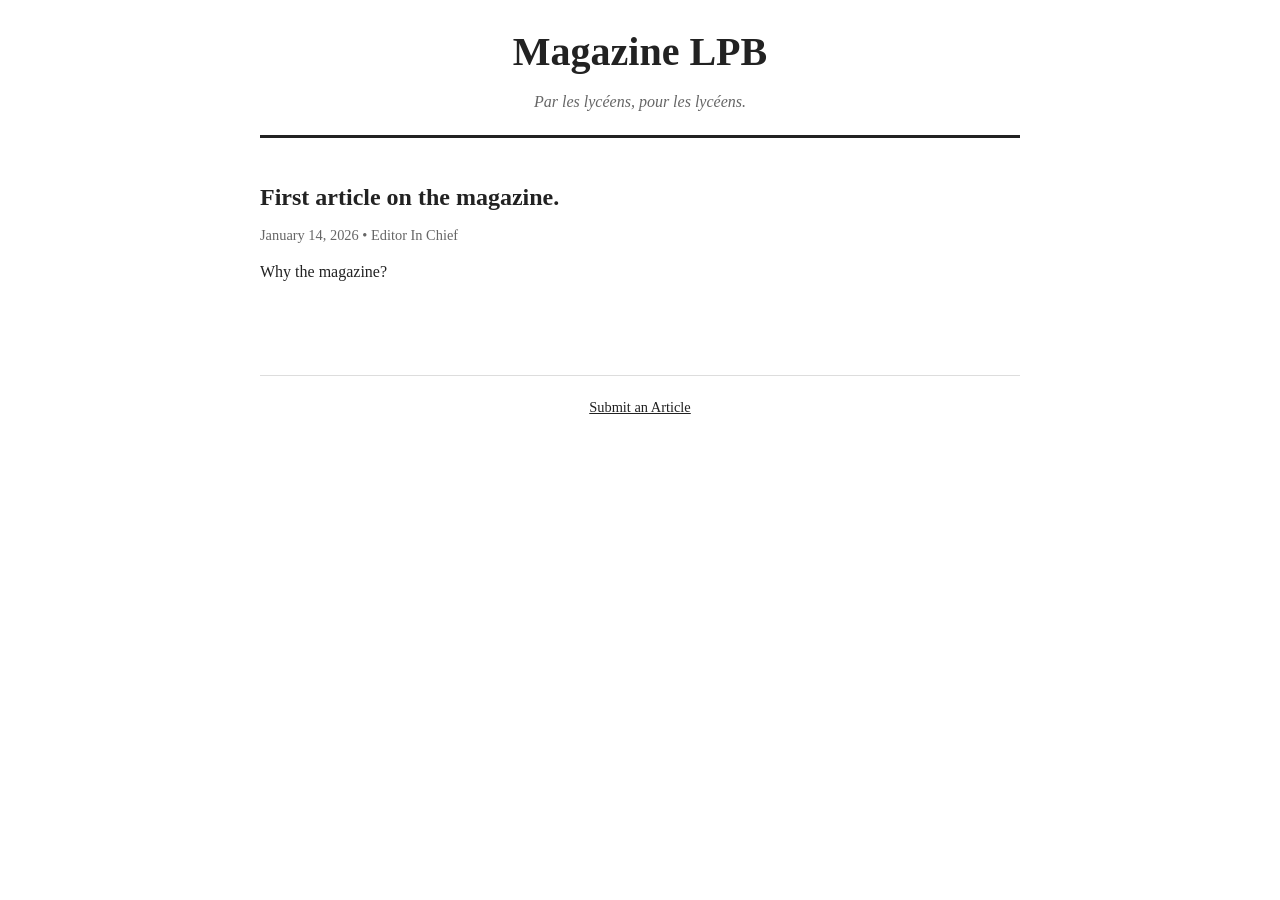
<file: index.html>
<!DOCTYPE html>
<html lang="en">
<head>
    <meta charset="UTF-8">
    <meta name="viewport" content="width=device-width, initial-scale=1.0">
    <title>Magazine LPB</title>
    <link rel="stylesheet" href="style.css">
</head>
<body>
    <header>
        <h1>Magazine LPB</h1>
        <p>Par les lycéens, pour les lycéens.</p>
    </header>

    <main>
        <!-- 
        ═══════════════════════════════════════════════════════════════
        HOW TO ADD A NEW ARTICLE:
        1. Copy article-template.html
        2. Paste your content into it
        3. Save as articles/your-article-name.html
        4. Add ONE line below (copy/paste an existing line and edit)
        5. Commit to GitHub
        ═══════════════════════════════════════════════════════════════
        -->

        <article class="article-preview">
            <h2><a href="articles/first_article.html">First article on the magazine.</a></h2>
            <p class="meta">January 14, 2026 • Editor In Chief</p>
            <p>Why the magazine?</p>
        </article>

    </main>

    <footer>
        <p><a href="submit.html">Submit an Article</a> </p>
    </footer>
</body>
</html>
</file>
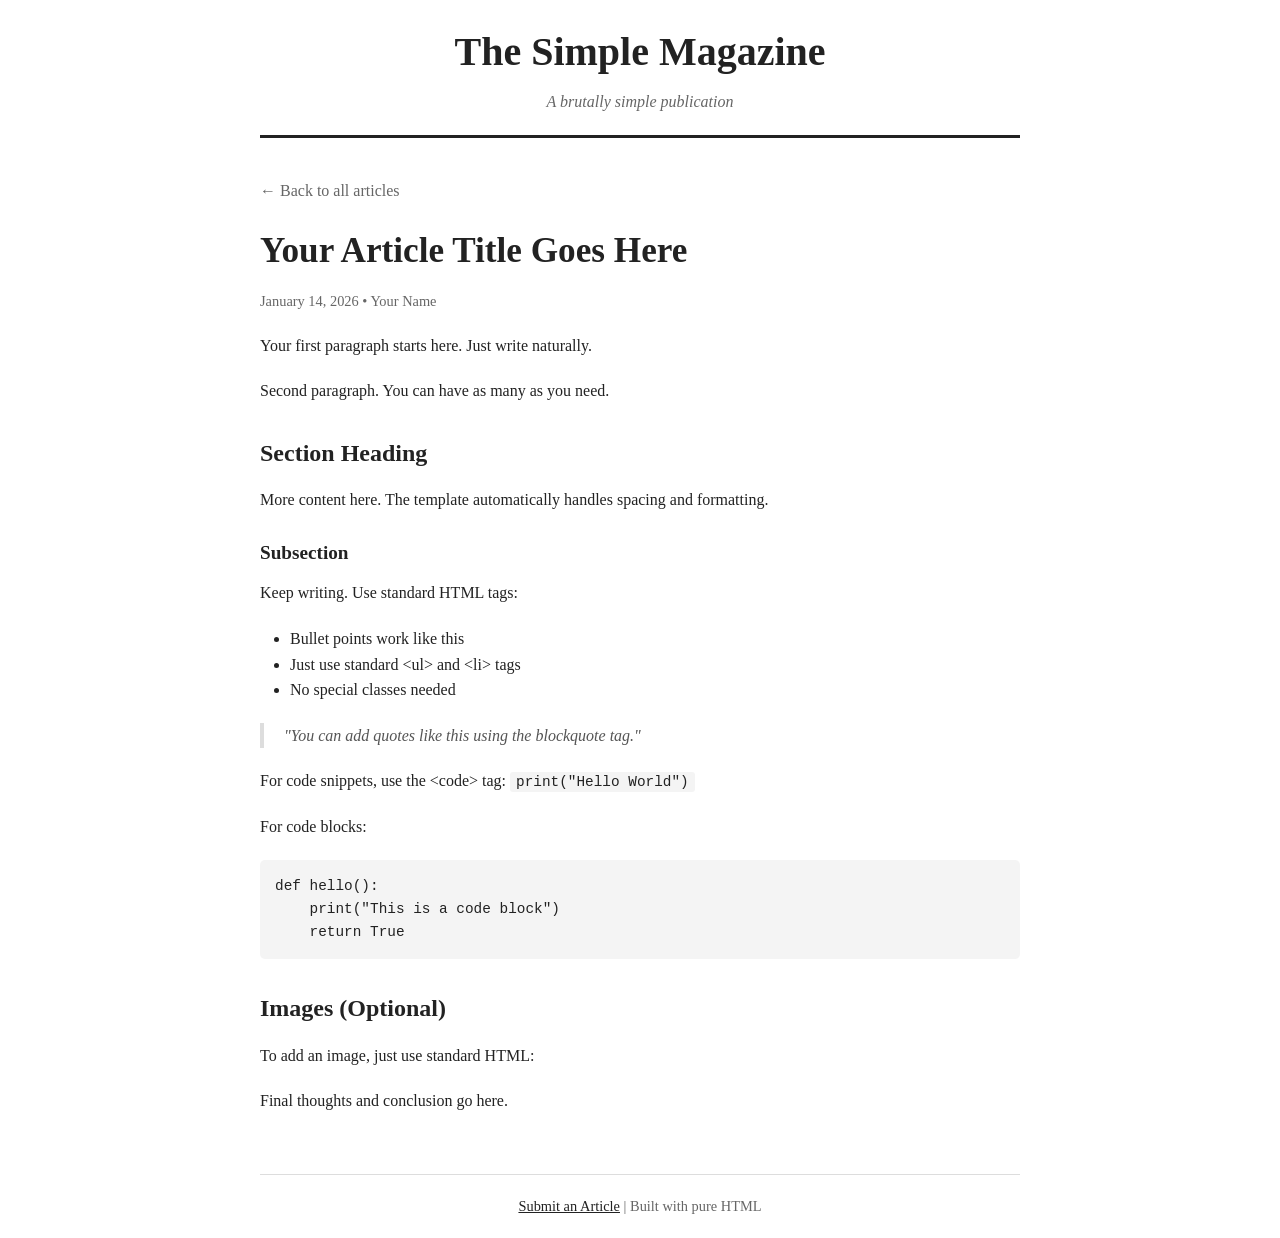
<file: article-template.html>
<!DOCTYPE html>
<html lang="en">
<head>
    <meta charset="UTF-8">
    <meta name="viewport" content="width=device-width, initial-scale=1.0">
    <title>ARTICLE TITLE HERE - The Simple Magazine</title>
    <link rel="stylesheet" href="../style.css">
</head>
<body>
    <header>
        <h1>The Simple Magazine</h1>
        <p>A brutally simple publication</p>
    </header>

    <a href="../index.html" class="back-link">← Back to all articles</a>

    <main>
        <article class="full-article">
            <!-- 
            ═══════════════════════════════════════════════════════════════
            INSTRUCTIONS:
            1. Change the <title> tag above to your article title
            2. Replace EVERYTHING between these comment blocks with your content
            3. Save this file as articles/your-article-name.html
            4. Add a link to index.html
            5. Commit to GitHub
            ═══════════════════════════════════════════════════════════════
            -->

            <h1>Your Article Title Goes Here</h1>
            <p class="meta">January 14, 2026 • Your Name</p>

            <p>Your first paragraph starts here. Just write naturally.</p>

            <p>Second paragraph. You can have as many as you need.</p>

            <h2>Section Heading</h2>
            
            <p>More content here. The template automatically handles spacing and formatting.</p>

            <h3>Subsection</h3>

            <p>Keep writing. Use standard HTML tags:</p>

            <ul>
                <li>Bullet points work like this</li>
                <li>Just use standard &lt;ul&gt; and &lt;li&gt; tags</li>
                <li>No special classes needed</li>
            </ul>

            <blockquote>
                "You can add quotes like this using the blockquote tag."
            </blockquote>

            <p>For code snippets, use the &lt;code&gt; tag: <code>print("Hello World")</code></p>

            <p>For code blocks:</p>
            <pre><code>def hello():
    print("This is a code block")
    return True</code></pre>

            <h2>Images (Optional)</h2>
            
            <p>To add an image, just use standard HTML:</p>
            <!-- <img src="../images/your-image.jpg" alt="Description" style="max-width: 100%; height: auto;"> -->

            <p>Final thoughts and conclusion go here.</p>

            <!-- END OF ARTICLE CONTENT -->

        </article>
    </main>

    <footer>
        <p><a href="../submit.html">Submit an Article</a> | Built with pure HTML</p>
    </footer>
</body>
</html>
</file>
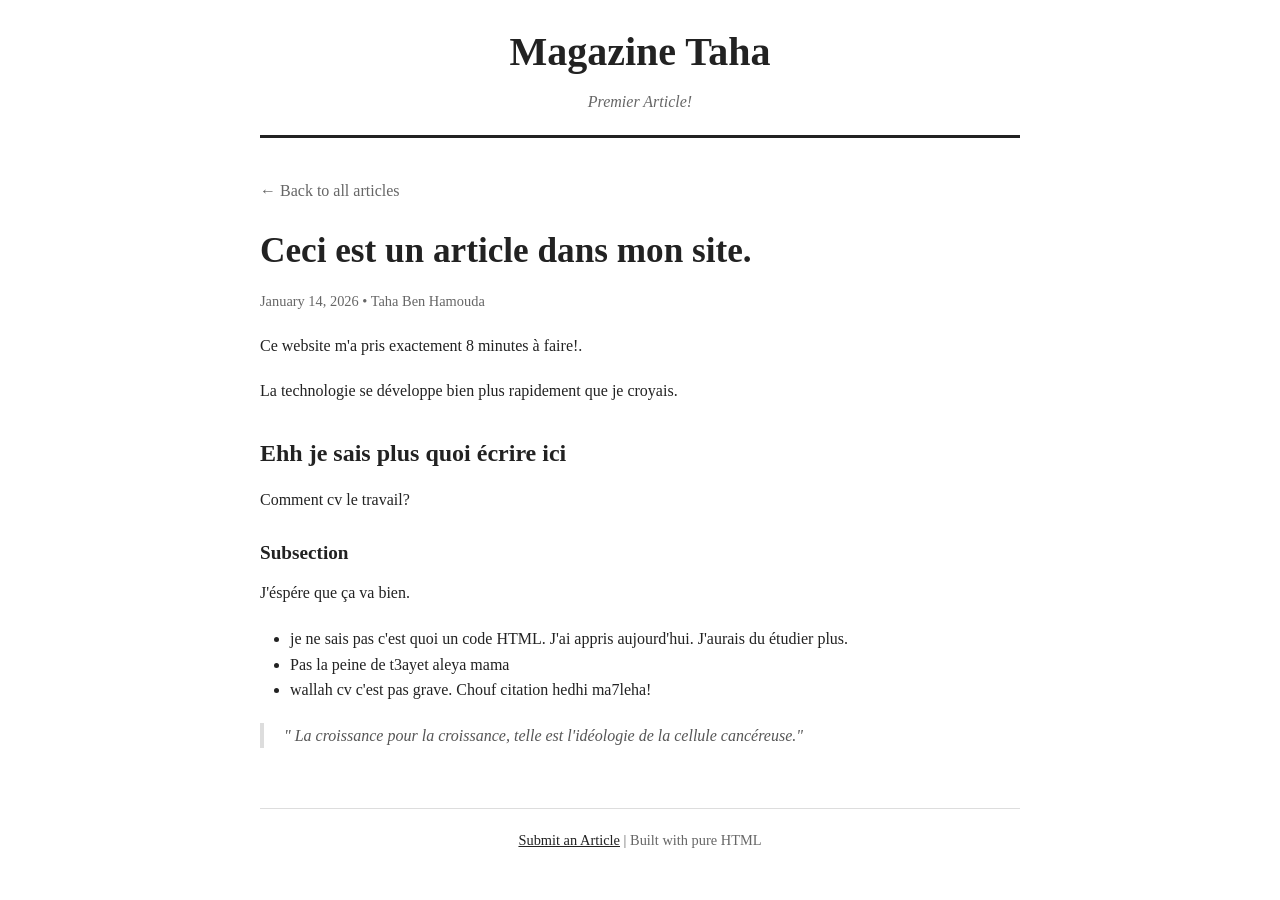
<file: Article1.html>
<!DOCTYPE html>
<html lang="en">
<head>
    <meta charset="UTF-8">
    <meta name="viewport" content="width=device-width, initial-scale=1.0">
    <title>Bonsoir Mohamed. Bonsoir Olfa!</title>
    <link rel="stylesheet" href="../style.css">
</head>
<body>
    <header>
        <h1>Magazine Taha</h1>
        <p>Premier Article!</p>
    </header>

    <a href="../index.html" class="back-link">← Back to all articles</a>

    <main>
        <article class="full-article">
            <!-- 
            ═══════════════════════════════════════════════════════════════
            INSTRUCTIONS:
            1. Change the <title> tag above to your article title
            2. Replace EVERYTHING between these comment blocks with your content
            3. Save this file as articles/your-article-name.html
            4. Add a link to index.html
            5. Commit to GitHub
            ═══════════════════════════════════════════════════════════════
            -->

            <h1>Ceci est un article dans mon site.</h1>
            <p class="meta">January 14, 2026 • Taha Ben Hamouda</p>

            <p>Ce website m'a pris exactement 8 minutes à faire!.</p>

            <p>La technologie se développe bien plus rapidement que je croyais.</p>

            <h2>Ehh je sais plus quoi écrire ici</h2>
            
            <p>Comment cv le travail?</p>

            <h3>Subsection</h3>

            <p>J'éspére que ça va bien.</p>

            <ul>
                <li>je ne sais pas c'est quoi un code HTML. J'ai appris aujourd'hui. J'aurais du étudier plus.</li>
                <li> Pas la peine de t3ayet aleya mama</li>
                <li>wallah cv c'est pas grave. Chouf citation hedhi ma7leha!</li>
            </ul>

            <blockquote>
                " La croissance pour la croissance, telle est l'idéologie de la cellule cancéreuse."
            </blockquote>


    <footer>
        <p><a href="../submit.html">Submit an Article</a> | Built with pure HTML</p>
    </footer>
</body>
</html>
</file>
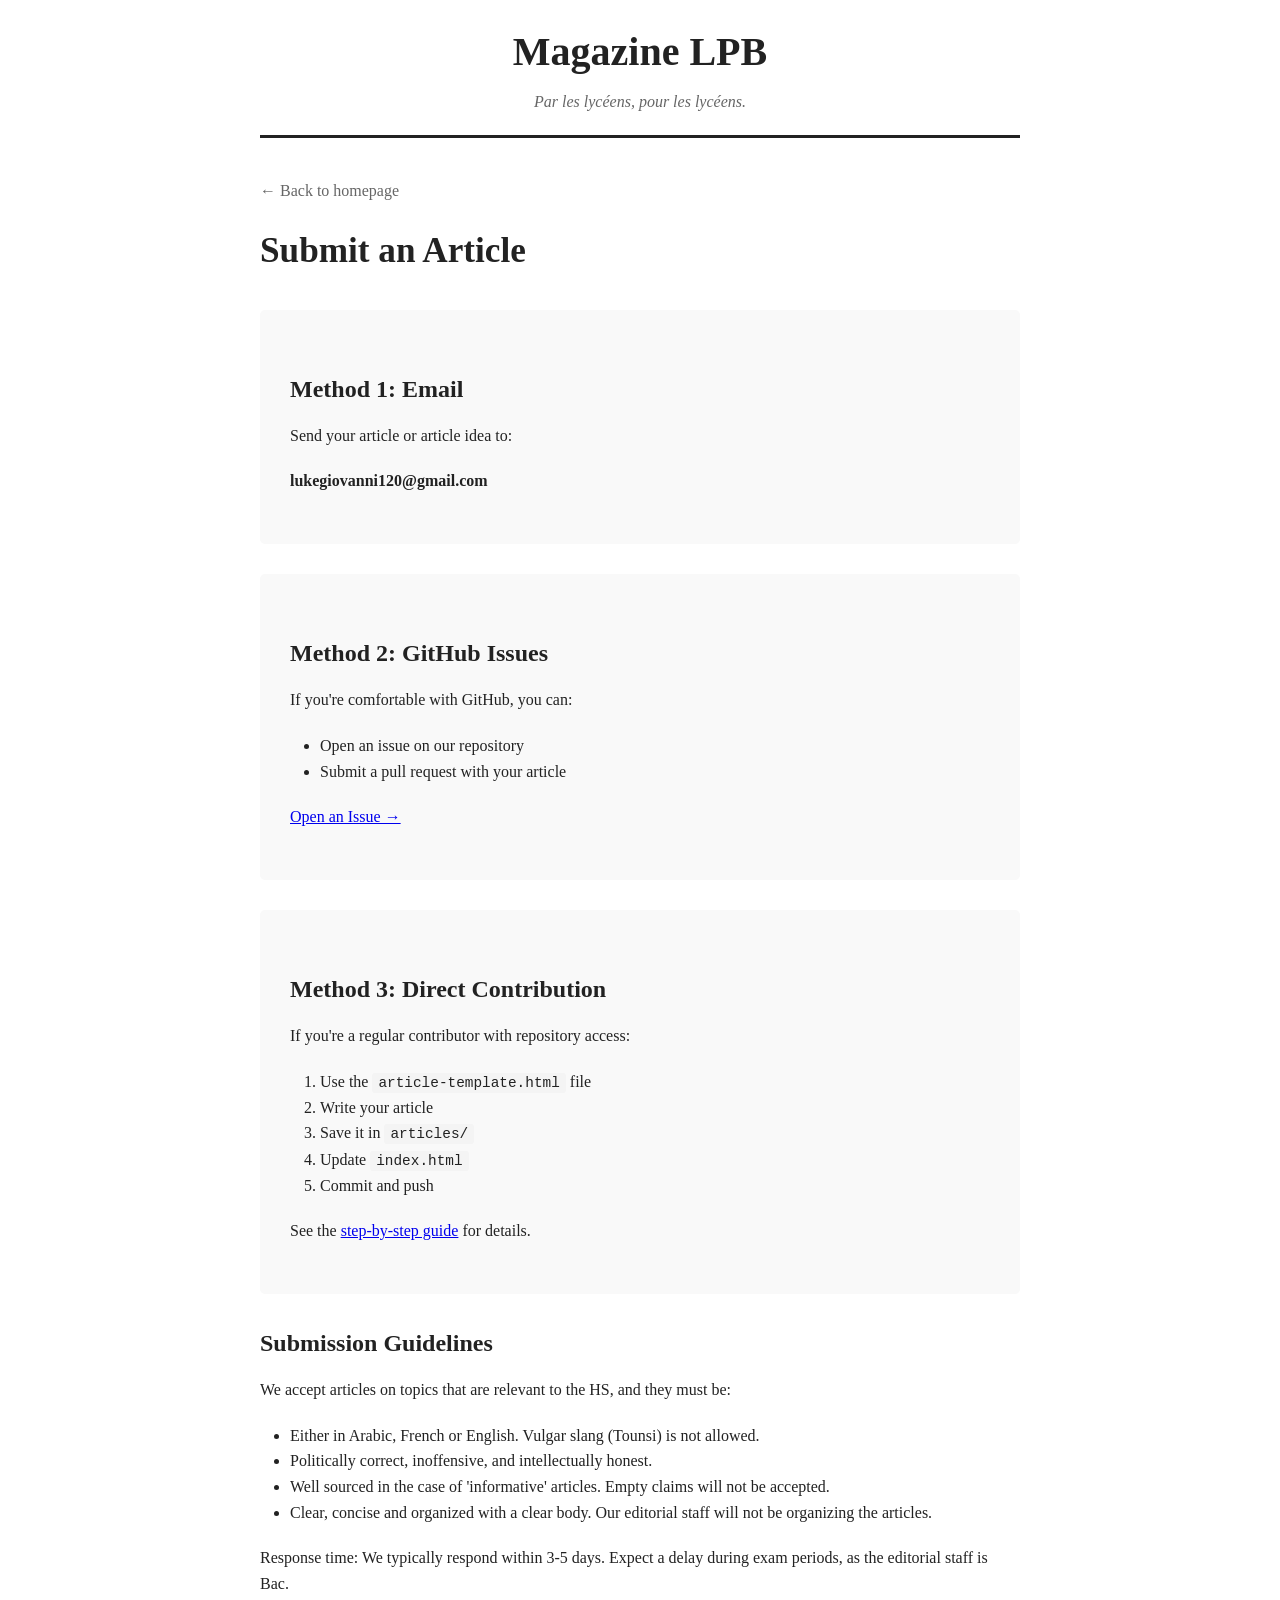
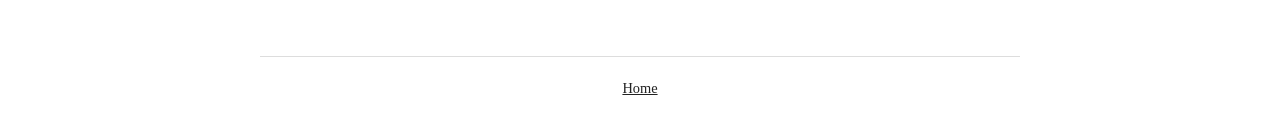
<file: submit.html>
<!DOCTYPE html>
<html lang="en">
<head>
    <meta charset="UTF-8">
    <meta name="viewport" content="width=device-width, initial-scale=1.0">
    <title>Submit an Article - Magazine LPB</title>
    <link rel="stylesheet" href="style.css">
</head>
<body>
    <header>
        <h1>Magazine LPB</h1>
        <p>Par les lycéens, pour les lycéens.</p>
    </header>

    <a href="index.html" class="back-link">← Back to homepage</a>

    <main>
        <article class="full-article">
            <h1>Submit an Article</h1>

            <div class="submit-info">
                <h2>Method 1: Email</h2>
                <p>Send your article or article idea to:</p>
                <p><strong>lukegiovanni120@gmail.com</strong></p>
            </div>

            <div class="submit-info">
                <h2>Method 2: GitHub Issues</h2>
                <p>If you're comfortable with GitHub, you can:</p>
                <ul>
                    <li>Open an issue on our repository</li>
                    <li>Submit a pull request with your article</li>
                </ul>
                <p><a href="https://github.com/MagazineLPB/MagazineLPB/issues" target="_blank">Open an Issue →</a></p>
            </div>

            <div class="submit-info">
                <h2>Method 3: Direct Contribution</h2>
                <p>If you're a regular contributor with repository access:</p>
                <ol>
                    <li>Use the <code>article-template.html</code> file</li>
                    <li>Write your article</li>
                    <li>Save it in <code>articles/</code></li>
                    <li>Update <code>index.html</code></li>
                    <li>Commit and push</li>
                </ol>
                <p>See the <a href="articles/example-article.html">step-by-step guide</a> for details.</p>
            </div>

            <h2>Submission Guidelines</h2>
            <p>We accept articles on topics that are relevant to the HS, and they must be:</p>
            <ul>
                <li>Either in Arabic, French or English. Vulgar slang (Tounsi) is not allowed.</li>
                <li>Politically correct, inoffensive, and intellectually honest.</li>
                <li>Well sourced in the case of 'informative' articles. Empty claims will not be accepted.</li>
                <li>Clear, concise and organized with a clear body. Our editorial staff will not be organizing the articles.</li>
            </ul>

            <p>Response time: We typically respond within 3-5 days. Expect a delay during exam periods, as the editorial staff is Bac.</p>

        </article>
    </main>

    <footer>
        <p><a href="index.html">Home</a> </p>
    </footer>
</body>
</html>
</file>
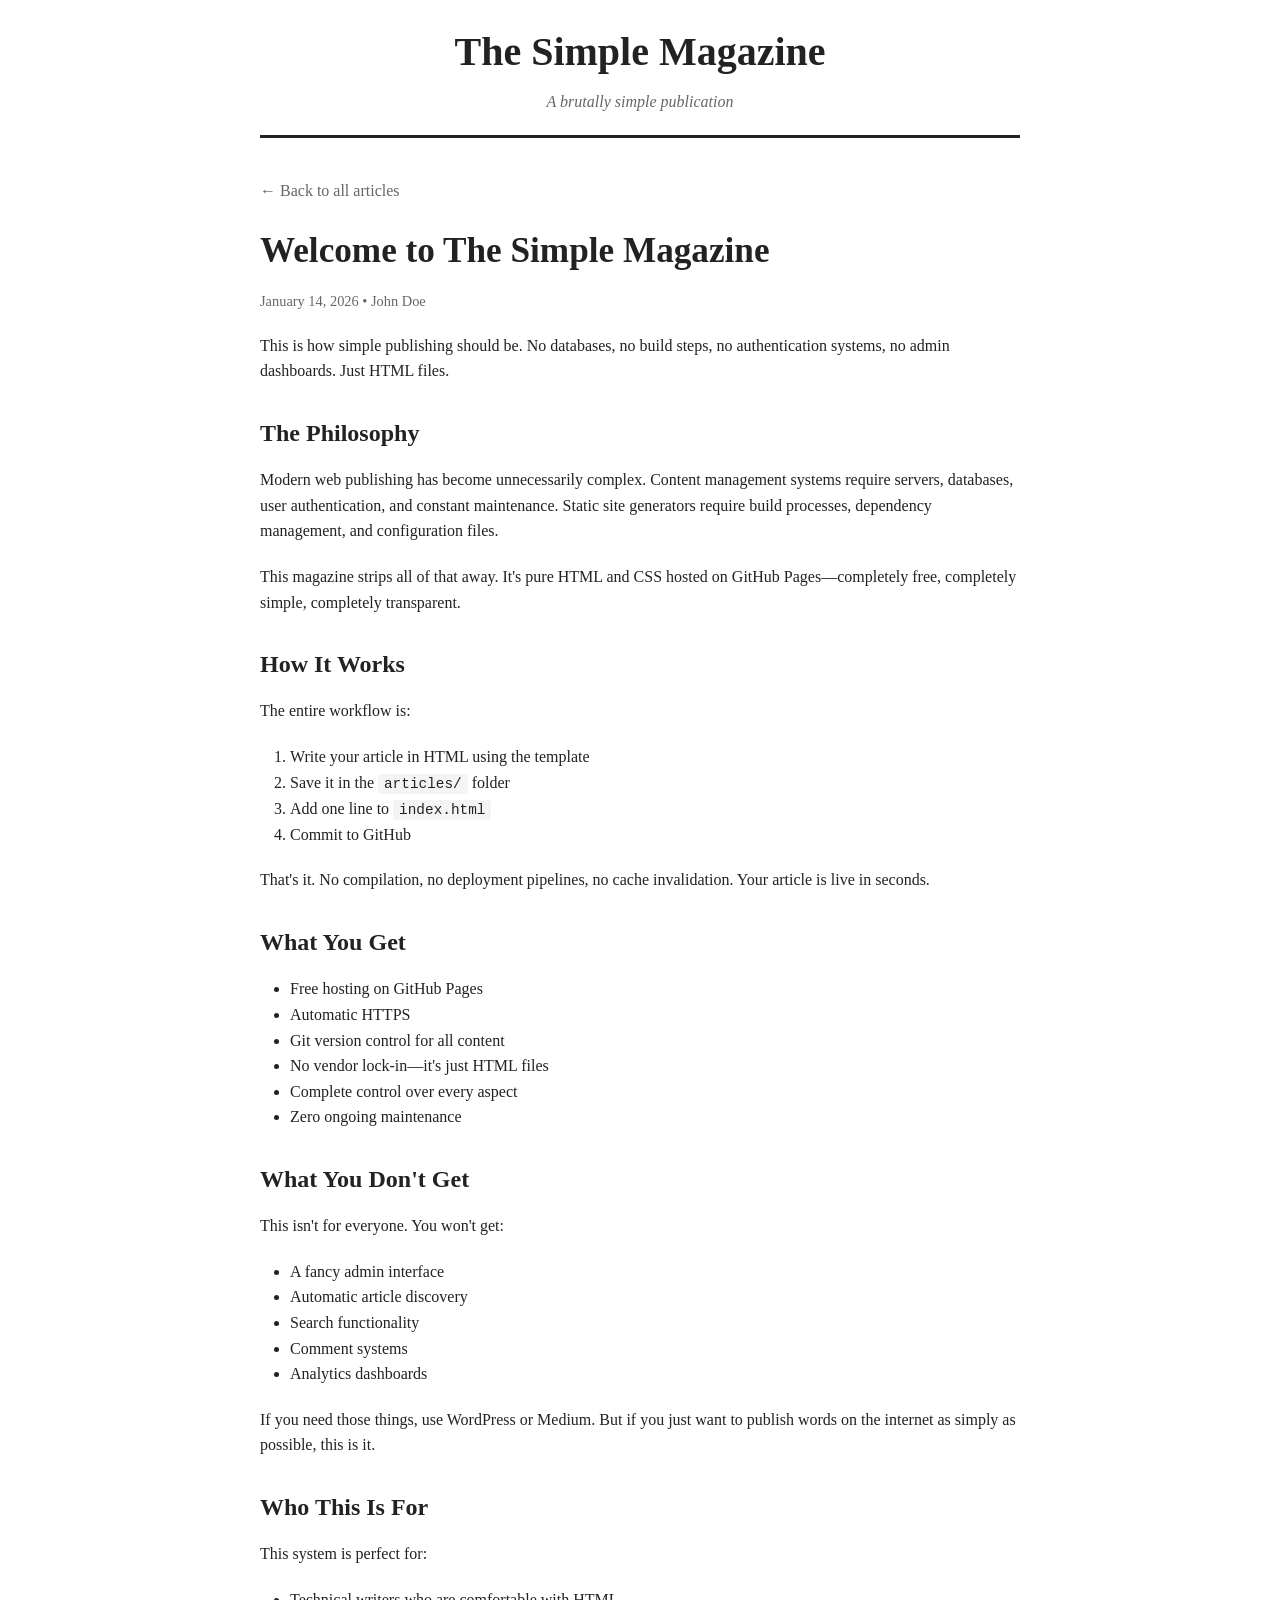
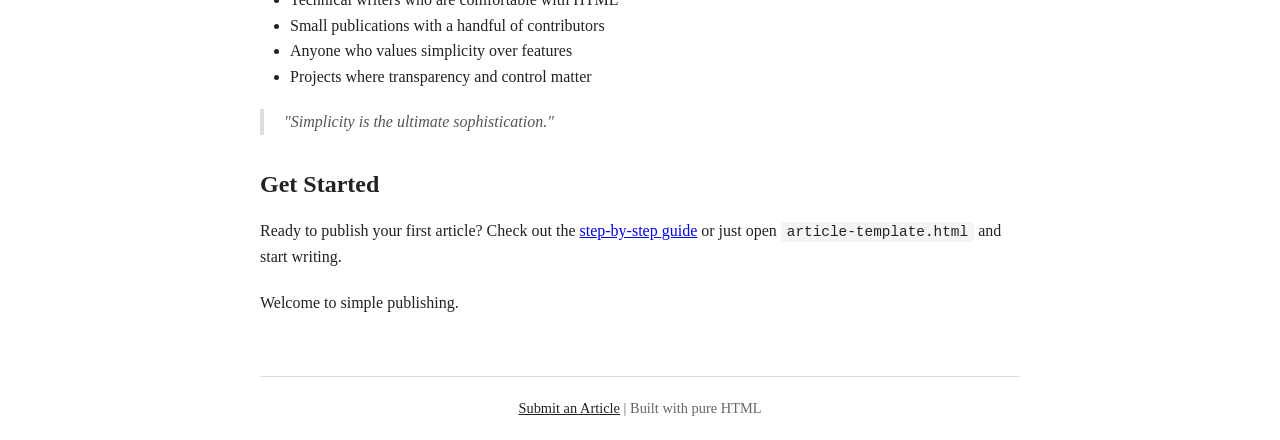
<file: welcome.html>
<!DOCTYPE html>
<html lang="en">
<head>
    <meta charset="UTF-8">
    <meta name="viewport" content="width=device-width, initial-scale=1.0">
    <title>Welcome to The Simple Magazine - The Simple Magazine</title>
    <link rel="stylesheet" href="../style.css">
</head>
<body>
    <header>
        <h1>The Simple Magazine</h1>
        <p>A brutally simple publication</p>
    </header>

    <a href="../index.html" class="back-link">← Back to all articles</a>

    <main>
        <article class="full-article">
            <h1>Welcome to The Simple Magazine</h1>
            <p class="meta">January 14, 2026 • John Doe</p>

            <p>This is how simple publishing should be. No databases, no build steps, no authentication systems, no admin dashboards. Just HTML files.</p>

            <h2>The Philosophy</h2>
            
            <p>Modern web publishing has become unnecessarily complex. Content management systems require servers, databases, user authentication, and constant maintenance. Static site generators require build processes, dependency management, and configuration files.</p>

            <p>This magazine strips all of that away. It's pure HTML and CSS hosted on GitHub Pages—completely free, completely simple, completely transparent.</p>

            <h2>How It Works</h2>

            <p>The entire workflow is:</p>

            <ol>
                <li>Write your article in HTML using the template</li>
                <li>Save it in the <code>articles/</code> folder</li>
                <li>Add one line to <code>index.html</code></li>
                <li>Commit to GitHub</li>
            </ol>

            <p>That's it. No compilation, no deployment pipelines, no cache invalidation. Your article is live in seconds.</p>

            <h2>What You Get</h2>

            <ul>
                <li>Free hosting on GitHub Pages</li>
                <li>Automatic HTTPS</li>
                <li>Git version control for all content</li>
                <li>No vendor lock-in—it's just HTML files</li>
                <li>Complete control over every aspect</li>
                <li>Zero ongoing maintenance</li>
            </ul>

            <h2>What You Don't Get</h2>

            <p>This isn't for everyone. You won't get:</p>

            <ul>
                <li>A fancy admin interface</li>
                <li>Automatic article discovery</li>
                <li>Search functionality</li>
                <li>Comment systems</li>
                <li>Analytics dashboards</li>
            </ul>

            <p>If you need those things, use WordPress or Medium. But if you just want to publish words on the internet as simply as possible, this is it.</p>

            <h2>Who This Is For</h2>

            <p>This system is perfect for:</p>

            <ul>
                <li>Technical writers who are comfortable with HTML</li>
                <li>Small publications with a handful of contributors</li>
                <li>Anyone who values simplicity over features</li>
                <li>Projects where transparency and control matter</li>
            </ul>

            <blockquote>
                "Simplicity is the ultimate sophistication."
            </blockquote>

            <h2>Get Started</h2>

            <p>Ready to publish your first article? Check out the <a href="example-article.html">step-by-step guide</a> or just open <code>article-template.html</code> and start writing.</p>

            <p>Welcome to simple publishing.</p>

        </article>
    </main>

    <footer>
        <p><a href="../submit.html">Submit an Article</a> | Built with pure HTML</p>
    </footer>
</body>
</html>
</file>
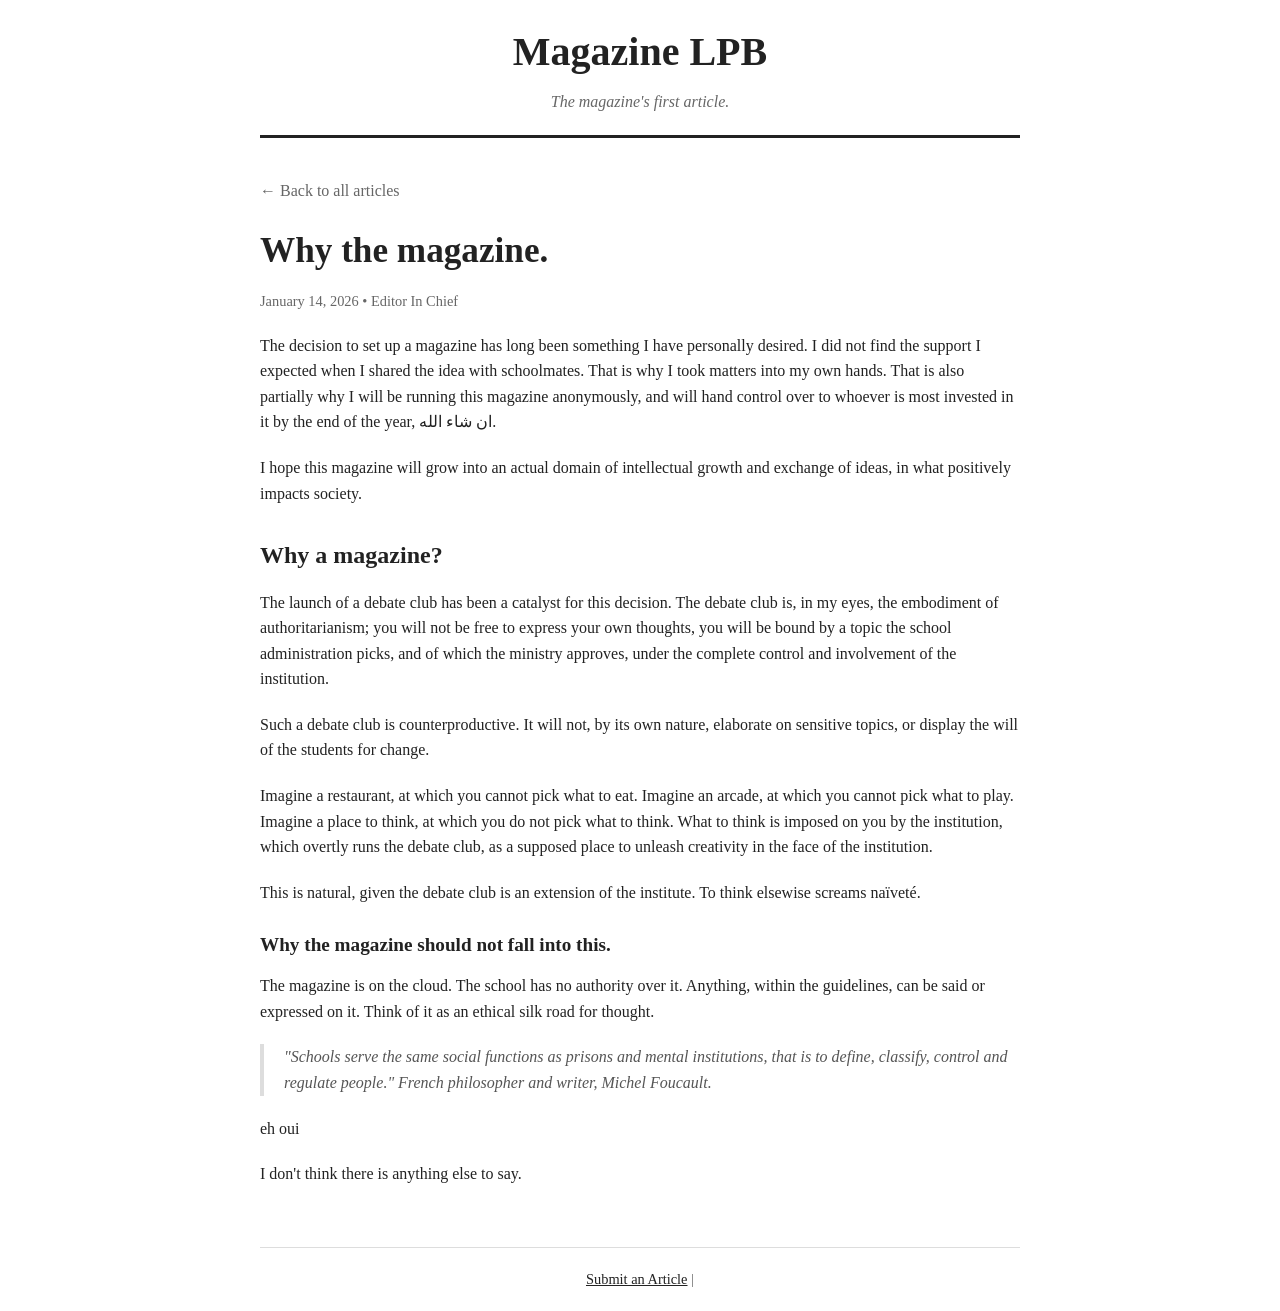
<file: articles/first article.html>
<!DOCTYPE html>
<html lang="en">
<head>
    <meta charset="UTF-8">
    <meta name="viewport" content="width=device-width, initial-scale=1.0">
    <title>Magazine LPB</title>
    <link rel="stylesheet" href="../style.css">
</head>
<body>
    <header>
        <h1>Magazine LPB</h1>
        <p> The magazine's first article.</p>
    </header>

    <a href="../index.html" class="back-link">← Back to all articles</a>

    <main>
        <article class="full-article">
            <!-- 
            ═══════════════════════════════════════════════════════════════
            INSTRUCTIONS:
            1. Change the <title> tag above to your article title
            2. Replace EVERYTHING between these comment blocks with your content
            3. Save this file as articles/your-article-name.html
            4. Add a link to index.html
            5. Commit to GitHub
            ═══════════════════════════════════════════════════════════════
            -->

            <h1>Why the magazine.</h1>
            <p class="meta">January 14, 2026 • Editor In Chief</p>

            <p>The decision to set up a magazine has long been something I have personally desired. I did not find the support I expected when I shared the idea with schoolmates. That is why I took matters into my own hands. That is also partially why I will be running this magazine anonymously, and will hand control over to whoever is most invested in it by the end of the year, ان شاء الله.</p>

            <p>I hope this magazine will grow into an actual domain of intellectual growth and exchange of ideas, in what positively impacts society.</p>

            <h2>Why a magazine?</h2>
            
            <p>The launch of a debate club has been a catalyst for this decision. The debate club is, in my eyes, the embodiment of authoritarianism; you will not be free to express your own thoughts, you will be bound by a topic the school administration picks, and of which the ministry approves, under the complete control and involvement of the institution.</p>
            <P>Such a debate club is counterproductive. It will not, by its own nature, elaborate on sensitive topics, or display the will of the students for change.</P>
            <P>Imagine a restaurant, at which you cannot pick what to eat. Imagine an arcade, at which you cannot pick what to play. Imagine a place to think, at which you do not pick what to think. What to think is imposed on you by the institution, which overtly runs the debate club, as a supposed place to unleash creativity in the face of the institution.</P>
            <p>This is natural, given the debate club is an extension of the institute. To think elsewise screams naïveté.</p>
            
            <h3>Why the magazine should not fall into this.</h3>

            <p>The magazine is on the cloud. The school has no authority over it. Anything, within the guidelines, can be said or expressed on it. Think of it as an ethical silk road for thought.</p>


            </ul>

            <blockquote>
                "Schools serve the same social functions as prisons and mental institutions, that is to define, classify, control and regulate people." French philosopher and writer, Michel Foucault.
            </blockquote>

            <p>eh oui</p>

            <p>I don't think there is anything else to say.</p>
            

            
            
            

        </article>
    </main>

    <footer>
        <p><a href="../submit.html">Submit an Article</a> | </p>
    </footer>
</body>
</html>
</file>
<file: style.css>
/* ═══════════════════════════════════════════════════════════════
   MINIMAL MAGAZINE STYLES
   Edit these values to change colors/fonts across the entire site
   ═══════════════════════════════════════════════════════════════ */

* {
    margin: 0;
    padding: 0;
    box-sizing: border-box;
}

body {
    font-family: Georgia, 'Times New Roman', serif;
    line-height: 1.6;
    color: #222;
    background: #fff;
    max-width: 800px;
    margin: 0 auto;
    padding: 20px;
}

/* Header */
header {
    text-align: center;
    border-bottom: 3px solid #222;
    padding-bottom: 20px;
    margin-bottom: 40px;
}

header h1 {
    font-size: 2.5em;
    margin-bottom: 5px;
}

header p {
    color: #666;
    font-style: italic;
}

/* Article previews on homepage */
.article-preview {
    margin-bottom: 40px;
    padding-bottom: 30px;
    border-bottom: 1px solid #ddd;
}

.article-preview:last-of-type {
    border-bottom: none;
}

.article-preview h2 {
    margin-bottom: 8px;
}

.article-preview h2 a {
    color: #222;
    text-decoration: none;
}

.article-preview h2 a:hover {
    text-decoration: underline;
}

.meta {
    color: #666;
    font-size: 0.9em;
    margin-bottom: 12px;
}

/* Individual article pages */
article.full-article h1 {
    font-size: 2.2em;
    margin-bottom: 10px;
}

article.full-article p {
    margin-bottom: 20px;
}

article.full-article h2 {
    font-size: 1.5em;
    margin-top: 30px;
    margin-bottom: 15px;
}

article.full-article h3 {
    font-size: 1.2em;
    margin-top: 25px;
    margin-bottom: 12px;
}

article.full-article ul,
article.full-article ol {
    margin-left: 30px;
    margin-bottom: 20px;
}

article.full-article blockquote {
    border-left: 4px solid #ddd;
    padding-left: 20px;
    margin: 20px 0;
    font-style: italic;
    color: #555;
}

article.full-article code {
    background: #f4f4f4;
    padding: 2px 6px;
    border-radius: 3px;
    font-family: 'Courier New', monospace;
    font-size: 0.9em;
}

article.full-article pre {
    background: #f4f4f4;
    padding: 15px;
    border-radius: 5px;
    overflow-x: auto;
    margin-bottom: 20px;
}

article.full-article pre code {
    background: none;
    padding: 0;
}

/* Back link */
.back-link {
    display: inline-block;
    margin-bottom: 20px;
    color: #666;
    text-decoration: none;
}

.back-link:hover {
    text-decoration: underline;
}

/* Footer */
footer {
    text-align: center;
    margin-top: 60px;
    padding-top: 20px;
    border-top: 1px solid #ddd;
    color: #666;
    font-size: 0.9em;
}

footer a {
    color: #222;
}

/* Submit page specific */
.submit-info {
    background: #f9f9f9;
    padding: 30px;
    border-radius: 5px;
    margin: 30px 0;
}

.submit-info h2 {
    margin-bottom: 15px;
}

.submit-info p {
    margin-bottom: 15px;
}

.submit-info code {
    background: #fff;
    padding: 3px 8px;
    border-radius: 3px;
    font-family: 'Courier New', monospace;
}

/* Responsive */
@media (max-width: 600px) {
    body {
        padding: 15px;
    }
    
    header h1 {
        font-size: 2em;
    }
    
    article.full-article h1 {
        font-size: 1.8em;
    }
}
</file>
